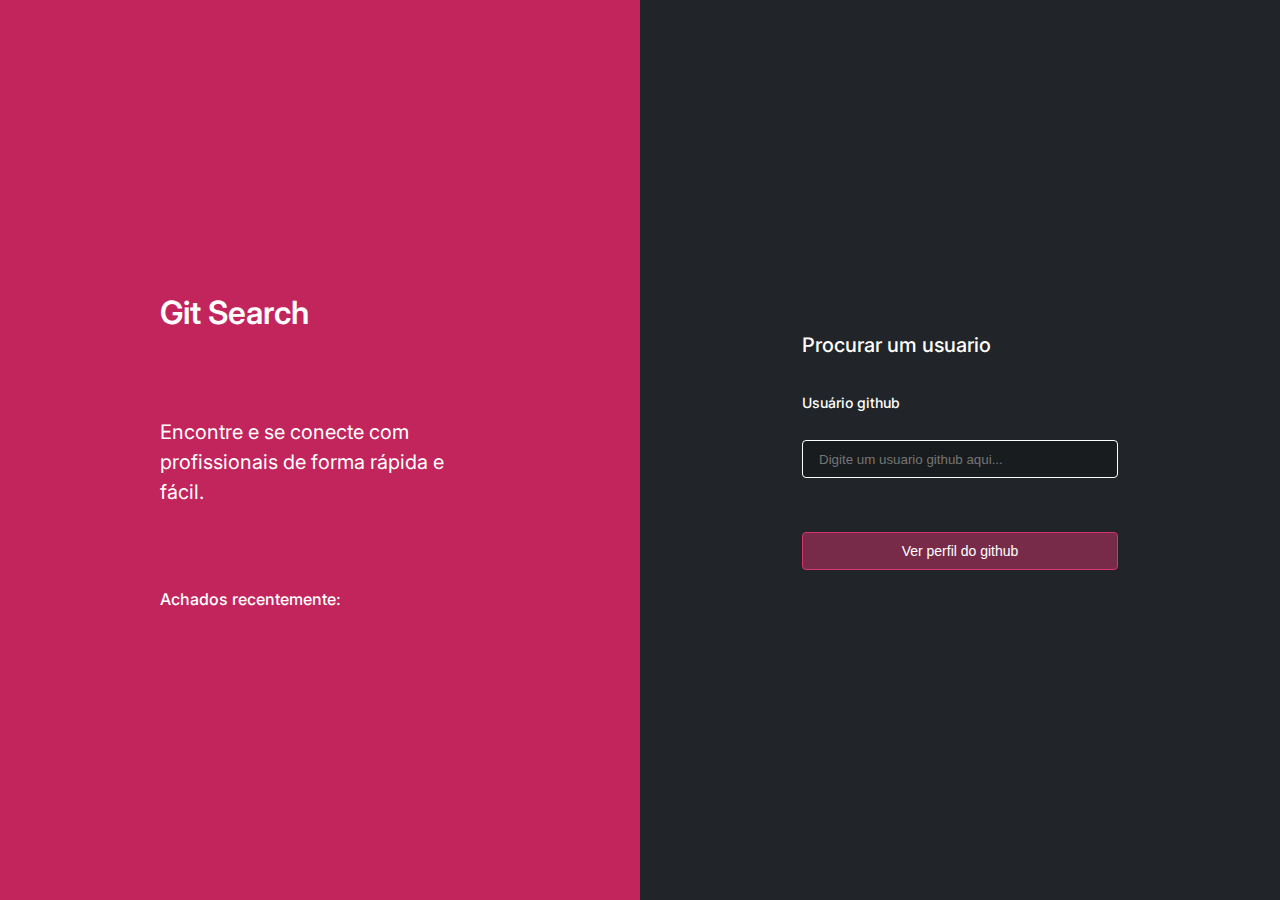
<file: pages/home/index.html>
<!DOCTYPE html>
<html lang="pt-br">
  <head>
    <meta charset="UTF-8" />
    <meta http-equiv="X-UA-Compatible" content="IE=edge" />
    <meta name="viewport" content="width=device-width, initial-scale=1.0" />
    <link rel="stylesheet" href="../../styles/globalStyles.css" />
    <link rel="stylesheet" href="./index.css" />
    <link rel="stylesheet" href="../../styles/img.css" />
    <link rel="stylesheet" href="../../styles/buttons.css" />
    <link rel="stylesheet" href="../../styles/form.css" />
    <link rel="stylesheet" href="../../styles/texts.css" />
    <title>Git Search</title>
  </head>
  <body>
    <main>
      <article class="main-desc">
        <h1 class="title">Git Search</h1>
        <h3 class="text-desc">Encontre e se conecte com profissionais
          de forma rápida e fácil.
        </h3>
        <div class="remenber-container">
          <p class="text-remenber">Achados recentemente:</p>
          <ul class="records-profiles" id="profilesList">
          </ul>
        </div>
      </article>
      <article class="searh-container">
        <div class="mini-container">
          <h3 class="title2">Procurar um usuario</h3>
          <form class="form-profile" id="form" action="">
          <label class="text-form" for="username">Usuário github</label>
          <input class="input-profile" type="text" id="profilename" placeholder="Digite um usuario github aqui...">
          <div id='alert'></div>
          <button class="button-form" id="btn" type="submit">Ver perfil do github</button>
        </form>
        </div>
      </article>

    </main>
    <script src="../../scpt/profiles.js"></script>
    <script src="../home/index.js"></script>
  </body>
</html>
</file>
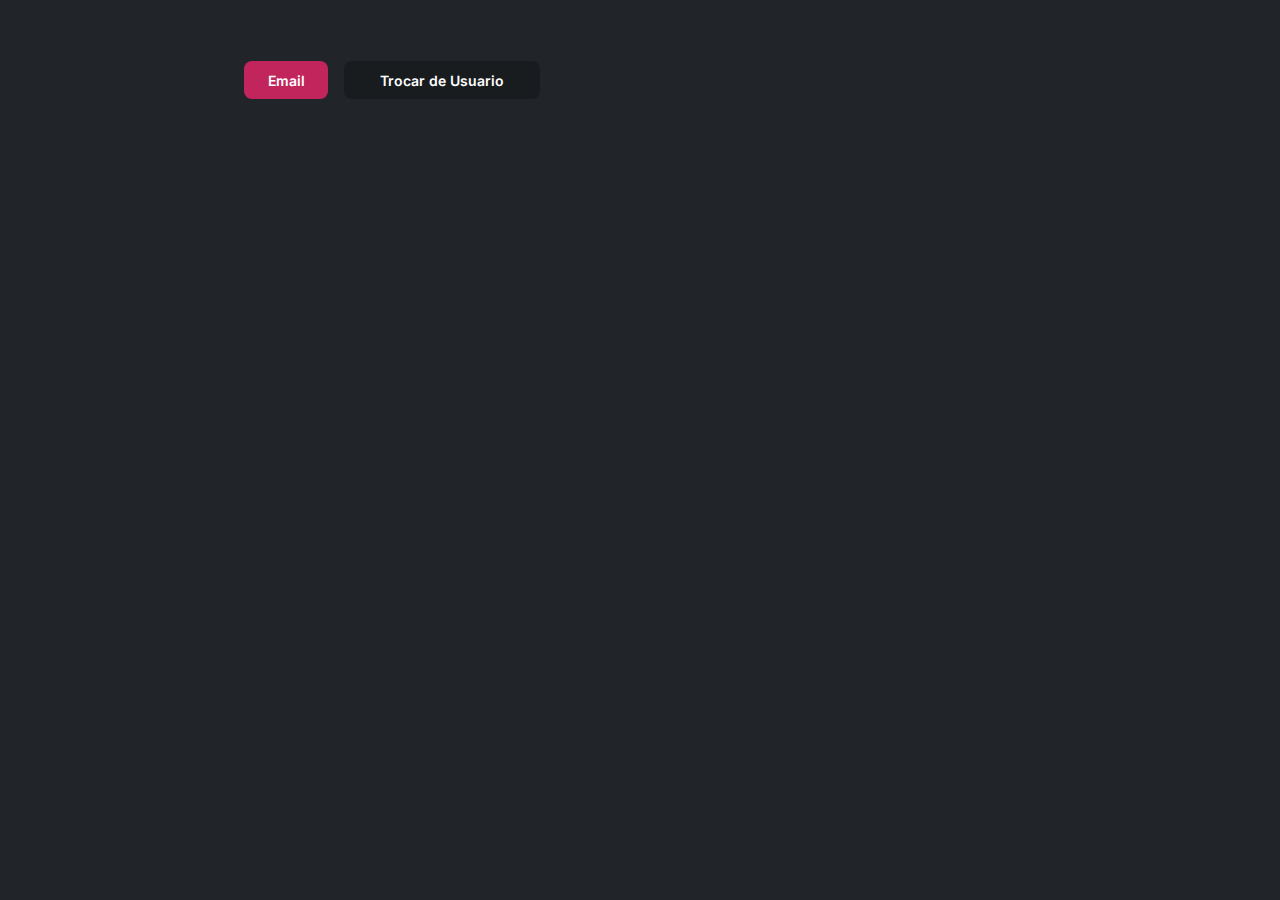
<file: pages/profile/index.html>
<!DOCTYPE html>
<html lang="pt-br">
  <head>
    <meta charset="UTF-8" />
    <meta http-equiv="X-UA-Compatible" content="IE=edge" />
    <meta name="viewport" content="width=device-width, initial-scale=1.0" />
    <link rel="stylesheet" href="/styles/globalStyles.css" />
    <link rel="stylesheet" href="index.css" />
    <link rel="stylesheet" href="../../styles/img.css" />
    <link rel="stylesheet" href="../../styles/buttons.css" />
    <link rel="stylesheet" href="../../styles/form.css" />
    <link rel="stylesheet" href="../../styles/texts.css" />
    <title>Usuário Github</title>
  </head>
  <body class="body-profile">
    <main class="container">
      <header class="header-profile" id="profile">
        <div class="profile-buttons">
          <a class="email-profile" id="mail" href="mailto" target="_blank">Email</a>
          <a class="change-profile" href="../home/index.html">Trocar de Usuario</a>
        </div>
      </header>
      <article class="profile-projects">
        <ul class="projects" id="list-projects"></ul>
      </article>
    </main>
    <script src="../../scpt/profiles.js"></script>
    <script src="../profile/index.js"></script>
  </body>
</html>
</file>
<file: styles/globalStyles.css>
@import url('https://fonts.googleapis.com/css2?family=Inter:wght@100;200;300;400;500;600;700;800;900&display=swap');

* {
  margin: 0;
  padding: 0;
  box-sizing: border-box;
  list-style: none;
}

:root{
    --color-brand-1: #C2255C;
    --color-brand-2: #D6336C;
    --color-grey-1:  #191C1F;
    --color-grey-2:  #212529;
    --color-grey-3:  #33363A;
    --color-grey-4:  #373B3E;
    --color-grey-6:  #A6A8A9;
    --color-grey-7:  #FFFFFF;
    --color-alert:   #C22554;

    --font-size-1: 2rem;
    --font-size-2: 1.5rem;
    --font-size-3: 1.25rem;
    --font-size-4: 1rem;
    --font-size-5: 0.875rem;

    --font-w-1: 700;
    --font-w-2: 600;
    --font-w-3: 500;
    --font-w-4: 400;

}

body{
  font-family: 'Inter', sans-serif;
  color: var(--color-grey-7);
 
}
</file>
<file: pages/home/index.css>
main{
 width: 100vw;
 height: 100vh;
 display: flex;
 flex-direction: row;
}

.main-desc{
    width: 50%;
    background-color: var(--color-brand-1);
    display: flex;
    flex-direction: column;
    justify-content: center;
    gap: 5rem;
    margin: 0 auto;
    padding-left: 10rem;
    padding-right: 10rem;
}

.remenber-container{
    display: flex;
    gap: 1.5rem;
    align-items: center;
}

.records-profiles{
    display: flex;
    gap: 3rem;
}

.profile-record{
    width: 2.750rem;
    height: 2.750rem;
    border: 2px solid var(--color-grey-1);
    border-radius: 50%;
    cursor: pointer;
    color: var(--color-brand-1);
    font-weight: 600;
}

.profile-record:hover{
    width: 2.750rem;
    height: 2.750rem;
    border: 3px solid var(--color-grey-7);
    color: var(--color-grey-1);
    font-weight: 600;
}

.searh-container{
    width: 50%;
    background-color: var(--color-grey-2);
    display: flex;
    flex-direction: column;
    justify-content: center;
    align-items: center;
}

.mini-container{
    width: 19.75rem;
    height: 15rem;
    display: flex;
    flex-direction: column;
    gap: 2rem;
}
</file>
<file: styles/img.css>
.img-profile{
    width:100%;
    height:100%;
    border-radius: 50%;
}

.profile-img{
    width: 5rem;
    height: 5rem;
    border: 0.125rem solid var(--color-brand-2);
    border-radius: 50%;
}
</file>
<file: styles/buttons.css>
.button-repo{
    width: 5.813rem;
    height:1.75rem;
    border: 0.063rem solid var(--color-grey-7);
    border-radius: 0.250rem;
    display: flex;
    justify-content: center;
    align-items: center;
    font-size: var(--font-size-5);
    font-weight: var(--font-w-3);
    color: var(--color-grey-7);
    text-decoration: none;
    cursor: pointer;
}
.button-link{
    width: 3.813rem;
    height:1.75rem;
    border: 0.063rem solid var(--color-grey-7);
    border-radius: 0.250rem;
    display: flex;
    justify-content: center;
    align-items: center;
    font-size: var(--font-size-5);
    font-weight: var(--font-w-3);
    color: var(--color-grey-7);
    text-decoration: none;
    cursor: pointer;
}
.email-profile{
    display: flex;
    align-items: center;
    justify-content: center;
    width: 5.25rem;
    height: 2.375rem;
    text-align: center;
    background-color: var(--color-brand-1);
    color: var(--color-grey-7);
    text-decoration: none;
    font-size: var(--font-size-5);
    font-weight: var(--font-w-2);
    border-radius: 0.5rem;
    cursor: pointer;
}
.email-profile:hover{
    font-size: var(--font-size-4);
}
.change-profile{
    display: flex;
    align-items: center;
    justify-content: center;
    width: 12.25rem;
    height: 2.375rem;
    text-align: center;
    background-color: var(--color-grey-1);
    color: var(--color-grey-7);
    text-decoration: none;
    font-size: var(--font-size-5);
    font-weight: var(--font-w-2);
    border-radius: 0.5rem;
    cursor: pointer;
}
.change-profile:hover{
    font-size: var(--font-size-4);
}
</file>
<file: styles/form.css>
.form-profile{
    display: flex;
    height: 20rem;
    flex-direction: column;
    justify-content: space-between;
}
.input-profile{
    width: 100%;
    height: 2.375rem;
    padding-left: 1rem;
    background-color: var(--color-grey-1);
    border: 1px solid var(--color-grey-7);
    border-radius: 0.250rem;
    color: var(--color-grey-7);
}

.button-form{
    width: 100%;
    height: 2.375rem;
    background-color: var(--color-brand-2);
    border: 1px solid var(--color-brand-2);
    border-radius: 0.250rem;
    cursor: pointer;
    color: var(--color-grey-7);
    font-size: var(--font-size-5);
    font-weight: var(--font-w-3);
}

.button-form:disabled{
    background-color: #d6336c7a;
}
</file>
<file: styles/texts.css>
.project-name{
    font-size: var(--font-size-3);
    font-weight: var(--font-w-3);
    line-height: 1.750rem;
    color: var(--color-grey-7);
}

.project-desc{
    font-size: var(--font-size-4);
    font-weight: var(--font-w-4);
    line-height: 1.313rem;
    color: var(--color-grey-6);
}

.profile-name{
    font-size: var(--font-size-2);
    font-weight: var(--font-w-1);
    line-height: 1.816rem;
}

.profile-job{
    font-size: var(--font-size-5);
    font-weight: var(--font-w-4);
    line-height: 1.250rem;
    color: var(--color-grey-5);
}

.title2{
    font-size: var(--font-size-3);  
    font-weight: var(--font-w-3);
    line-height: 1.875rem;
}
.text-form{
    font-size: var(--font-size-5);
    font-weight: var(--font-w-3);
    line-height: 1.313rem;
}


.alert-not-found{
    font-size: var(--font-size-5);
    font-weight: var(--font-w-4);
    line-height: 1.313rem;
    color: var(--color-brand-1);
}

.title{
    font-size: var(--font-size-1);
    font-weight: var(--font-w-2);
    line-height: 3rem;
}
.text-desc{
    font-size: var(--font-size-3);
    font-weight: var(--font-w-4);
    line-height: 1.875rem;
}
.text-remenber{
 font-size: var(--font-size-4);
 font-weight: var(--font-w-3);
 line-height: 1.5rem;
}
</file>
<file: pages/profile/index.css>
.body-profile{
    background-color: var(--color-grey-2);
}

.container{
    width: 49.5rem;
    margin: 0 auto;
}

.header-profile{
    width: 100%;
    display: flex;
    flex-direction: row;
    justify-content: space-between;
    margin-top: 3.813rem;
    align-items: center;
}

.profile-inside{
    display: flex;
    gap: 1rem;
    height: 5rem;
}

.profile-desc{
    display: flex;
    flex-direction: column;
    justify-content: space-around;
}

.profile-buttons{
    display: flex;
    gap: 1rem;
}


.profile-projects{
    margin-top: 4.375rem;
}

.projects{
    width: 100%;
    display: flex;
    flex-direction: row;
    flex-wrap: wrap;
    gap: 1rem;
    justify-content: space-between;
}

.project-container{
    width: 23.75rem;
    height: 18.188rem;
    border:  0.125rem solid var(--color-grey-4);
    border-radius: 0.5rem;
    padding: 2.563rem 1.688rem 2.438rem  1.688rem;
    display: flex;
    flex-direction: column;
    justify-content: space-between;
}
.project-container:hover{
    background-color: var(--color-grey-1);
    border:  0.125rem solid var(--color-grey-7);
    
}
.project-container:hover .button-repo{
    background-color: var(--color-brand-1);
}

.project-buttons{
    display: flex;
    gap: 1rem;
}
</file>
